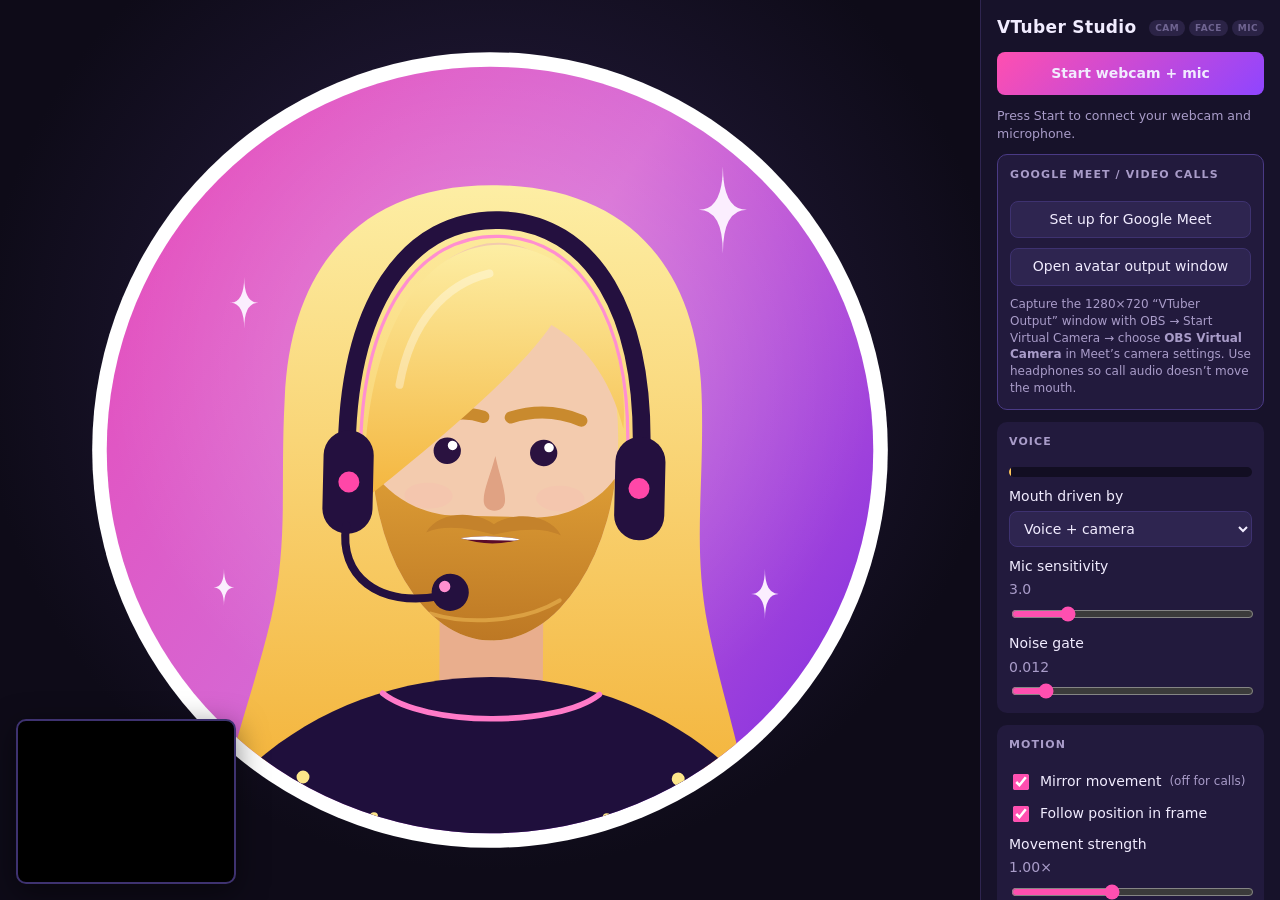
<file: index.html>
<!doctype html>
<html lang="en">
<head>
  <meta charset="utf-8">
  <meta name="viewport" content="width=device-width, initial-scale=1">
  <title>VTuber Studio</title>
  <link rel="stylesheet" href="css/style.css">
</head>
<body data-ui-hidden="false">
  <main id="stage">
    <div id="avatar"></div>
  </main>

  <aside id="panel">
    <header>
      <h1>VTuber Studio</h1>
      <div class="dots">
        <span id="cam-dot" class="dot" title="Webcam">CAM</span>
        <span id="face-dot" class="dot" title="Face detected">FACE</span>
        <span id="mic-dot" class="dot" title="Microphone">MIC</span>
      </div>
    </header>

    <button id="start" class="primary">Start webcam + mic</button>
    <p id="status" role="status"></p>

    <section class="meet">
      <h2>Google Meet / video calls</h2>
      <button id="meet-setup">Set up for Google Meet</button>
      <button id="open-output">Open avatar output window</button>
      <p class="hint">Capture the 1280×720 “VTuber Output” window with OBS → Start Virtual Camera → choose <b>OBS Virtual Camera</b> in Meet’s camera settings. Use headphones so call audio doesn’t move the mouth.</p>
    </section>

    <section>
      <h2>Voice</h2>
      <div class="meter" title="Mic level (marker = noise gate)">
        <div id="meter-fill"></div><div id="gate-mark"></div>
      </div>
      <label>Mouth driven by
        <select id="lip-source">
          <option value="both">Voice + camera</option>
          <option value="voice">Voice only</option>
          <option value="camera">Camera only</option>
        </select>
      </label>
      <label>Mic sensitivity <output id="sensitivity-val"></output>
        <input id="sensitivity" type="range" min="0.5" max="12" step="0.1">
      </label>
      <label>Noise gate <output id="gate-val"></output>
        <input id="gate" type="range" min="0" max="0.1" step="0.001">
      </label>
    </section>

    <section>
      <h2>Motion</h2>
      <label class="row"><input id="mirror" type="checkbox"> Mirror movement <span class="hint">(off for calls)</span></label>
      <label class="row"><input id="follow" type="checkbox"> Follow position in frame</label>
      <label>Movement strength <output id="intensity-val"></output>
        <input id="intensity" type="range" min="0.3" max="2" step="0.05">
      </label>
      <label>Smoothing <output id="smoothing-val"></output>
        <input id="smoothing" type="range" min="0" max="0.9" step="0.01">
      </label>
      <label>Tracking rate
        <select id="track-fps">
          <option value="15">15 fps (lightest)</option>
          <option value="24">24 fps (recommended for calls)</option>
          <option value="30">30 fps</option>
          <option value="60">60 fps (smoothest)</option>
        </select>
      </label>
      <button id="calibrate">Recalibrate center (C)</button>
    </section>

    <section>
      <h2>Display</h2>
      <label>Background
        <select id="background">
          <option value="badge">Badge (original)</option>
          <option value="gradient">Gradient (full frame)</option>
          <option value="green">Green screen</option>
          <option value="blue">Blue screen</option>
          <option value="magenta">Magenta screen</option>
          <option value="dark">Dark</option>
          <option value="transparent">Transparent</option>
          <option value="custom">Custom color</option>
        </select>
      </label>
      <input id="custom-color" type="color" hidden>
      <label class="row"><input id="show-preview" type="checkbox"> Show webcam preview</label>
      <label class="row"><input id="show-mesh" type="checkbox"> Show tracking points</label>
      <button id="hide-ui">Hide controls for capture (H)</button>
    </section>

    <footer>
      Keys: <kbd>H</kbd> hide UI · <kbd>C</kbd> recalibrate · <kbd>M</kbd> mirror · <kbd>B</kbd> blush
    </footer>
  </aside>

  <div id="preview" data-mirror="true">
    <video id="cam" playsinline muted></video>
    <canvas id="overlay"></canvas>
  </div>

  <button id="show-ui" title="Show controls (H)">⚙</button>

  <script type="module" src="js/app.js"></script>
</body>
</html>
</file>
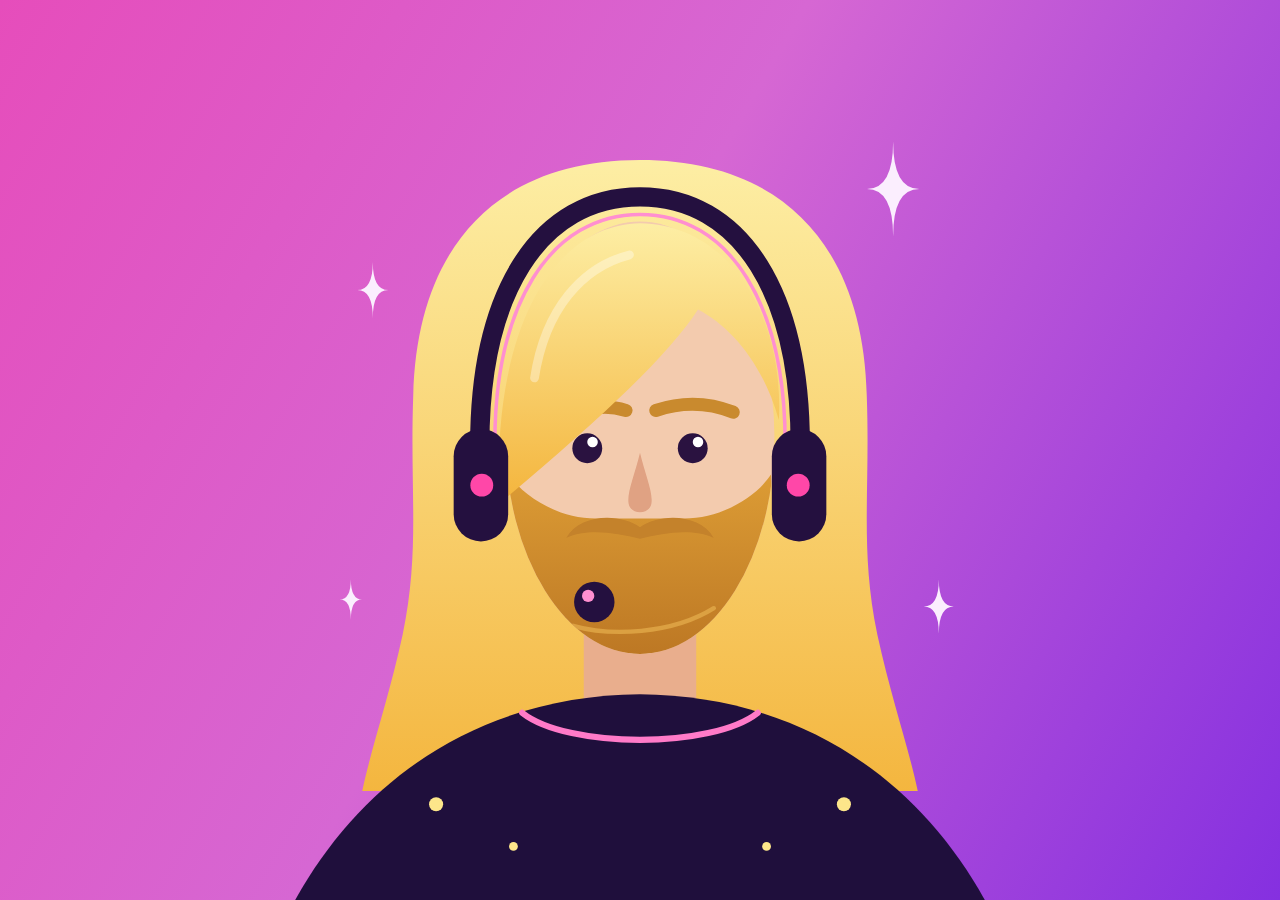
<file: output.html>
<!doctype html>
<html lang="en">
<head>
  <meta charset="utf-8">
  <meta name="viewport" content="width=device-width, initial-scale=1">
  <title>VTuber Output</title>
  <link rel="stylesheet" href="css/style.css">
</head>
<body data-output="true">
  <main id="stage">
    <div id="avatar"></div>
    <p id="waiting">Waiting for the VTuber Studio window…</p>
  </main>
  <script type="module" src="js/output.js"></script>
</body>
</html>
</file>
<file: css/style.css>
:root {
  --panel: #17122a;
  --panel-2: #221a3d;
  --text: #f1ecff;
  --muted: #a99cc9;
  --accent: #ff4fb0;
  --accent-2: #8f45ff;
  --ok: #49e39a;
  --warn: #ffc65c;
  --err: #ff6b7d;
  --panel-w: 300px;
}

* { box-sizing: border-box; }
html, body { margin: 0; height: 100%; }
body {
  background: #0e0b18;
  color: var(--text);
  font: 14px/1.4 system-ui, -apple-system, "Segoe UI", Roboto, sans-serif;
  overflow: hidden;
}
body[data-transparent="true"] { background: transparent; }

#stage {
  position: fixed;
  inset: 0 var(--panel-w) 0 0;
  display: grid;
  place-items: center;
  background: radial-gradient(circle at 50% 40%, #2a1f47, #0e0b18 70%);
}
body[data-ui-hidden="true"] #stage { inset: 0; }

#avatar {
  width: min(92vh, 92%);
  aspect-ratio: 1;
}
#stage:not([data-bg="badge"]) #avatar { width: min(100vh, 100%); }
.avatar-svg { width: 100%; height: 100%; display: block; overflow: visible; }

.av-sparkles .sp { transform-box: fill-box; transform-origin: center; animation: twinkle 3.2s ease-in-out infinite; }
.av-sparkles .sp2 { animation-delay: -0.8s; }
.av-sparkles .sp3 { animation-delay: -1.7s; }
.av-sparkles .sp4 { animation-delay: -2.4s; }
@keyframes twinkle {
  0%, 100% { transform: scale(1) rotate(0deg); opacity: 1; }
  50% { transform: scale(0.7) rotate(12deg); opacity: 0.6; }
}

/* ---------- panel ---------- */
#panel {
  position: fixed;
  top: 0; right: 0; bottom: 0;
  width: var(--panel-w);
  background: var(--panel);
  border-left: 1px solid #2f2550;
  padding: 16px;
  overflow-y: auto;
  display: flex;
  flex-direction: column;
  gap: 12px;
}
body[data-ui-hidden="true"] #panel,
body[data-ui-hidden="true"] #preview { display: none; }

#panel > * { flex-shrink: 0; }
header { display: flex; align-items: center; justify-content: space-between; gap: 8px; }
h1 { font-size: 17px; margin: 0; letter-spacing: 0.02em; }
h2 { font-size: 11px; text-transform: uppercase; letter-spacing: 0.1em; color: var(--muted); margin: 0 0 8px; }

.dots { display: flex; gap: 4px; }
.dot {
  font-size: 9px; font-weight: 700; letter-spacing: 0.05em;
  padding: 2px 6px; border-radius: 99px;
  background: #2b2346; color: #6f6491;
}
.dot[data-on="true"] { background: rgba(73, 227, 154, 0.15); color: var(--ok); }

section {
  background: var(--panel-2);
  border-radius: 10px;
  padding: 12px;
  display: flex; flex-direction: column; gap: 10px;
}

label { display: flex; flex-direction: column; gap: 4px; color: var(--text); }
label output { color: var(--muted); font-variant-numeric: tabular-nums; float: right; }
label.row { flex-direction: row; align-items: center; gap: 8px; cursor: pointer; }
input[type="range"] { width: 100%; accent-color: var(--accent); }
input[type="checkbox"] { accent-color: var(--accent); width: 16px; height: 16px; }
input[type="color"] { width: 100%; height: 32px; border: 0; background: none; padding: 0; }

select, button {
  font: inherit; color: var(--text);
  background: #2e2550; border: 1px solid #3e3270;
  border-radius: 8px; padding: 8px 10px;
}
button { cursor: pointer; }
button:hover:not(:disabled) { background: #3a2f66; }
button:disabled { opacity: 0.7; cursor: default; }
button.primary {
  background: linear-gradient(135deg, var(--accent), var(--accent-2));
  border: 0; font-weight: 600; padding: 12px;
}

#status { margin: 0; font-size: 12.5px; color: var(--muted); min-height: 1.4em; }
#status[data-kind="ok"] { color: var(--ok); }
#status[data-kind="warn"] { color: var(--warn); }
#status[data-kind="error"] { color: var(--err); }

.meter { position: relative; height: 10px; background: #120e22; border-radius: 99px; overflow: hidden; }
#meter-fill { height: 100%; width: 0; background: #5d5280; transition: width 60ms linear; }
#meter-fill[data-active="true"] { background: linear-gradient(90deg, var(--ok), var(--accent)); }
#gate-mark { position: absolute; top: 0; bottom: 0; width: 2px; background: var(--warn); left: 0; }

footer { font-size: 11.5px; color: var(--muted); margin-top: auto; }
kbd { background: #2e2550; border-radius: 4px; padding: 1px 5px; font-size: 11px; }

/* ---------- webcam preview ---------- */
#preview {
  position: fixed;
  left: 16px; bottom: 16px;
  width: 220px; aspect-ratio: 4 / 3;
  border-radius: 10px; overflow: hidden;
  border: 2px solid #3e3270;
  background: #000;
  box-shadow: 0 8px 30px rgba(0,0,0,0.5);
}
#preview[hidden] { display: none; }
#preview video, #preview canvas { position: absolute; inset: 0; width: 100%; height: 100%; object-fit: cover; }
#preview[data-mirror="true"] video, #preview[data-mirror="true"] canvas { transform: scaleX(-1); }

#show-ui {
  position: fixed; top: 10px; right: 10px;
  width: 36px; height: 36px; padding: 0;
  border-radius: 50%; font-size: 18px;
  opacity: 0; transition: opacity 0.2s;
  display: none;
}
body[data-ui-hidden="true"] #show-ui { display: block; }
body[data-ui-hidden="true"] #show-ui:hover { opacity: 0.9; }

@media (max-width: 760px) {
  :root { --panel-w: 0px; }
  body { overflow: auto; }
  #stage { position: relative; inset: auto; height: 70vh; }
  #panel { position: relative; width: auto; border-left: 0; }
  #preview { width: 140px; }
}

/* ---------- Meet / call helpers ---------- */
.hint { margin: 0; font-size: 12px; color: var(--muted); font-weight: normal; }
section.meet { border: 1px solid #4a3a85; }

/* ---------- output window (OBS capture → virtual camera) ---------- */
body[data-output="true"] #stage { inset: 0; overflow: hidden; }
body[data-output="true"] #avatar { width: auto; height: 100vh; }
#waiting {
  position: absolute; bottom: 12px; left: 0; right: 0; margin: 0;
  text-align: center; color: #fff; font-size: 13px; text-shadow: 0 1px 3px #000;
}
#waiting[hidden] { display: none; }
</file>
